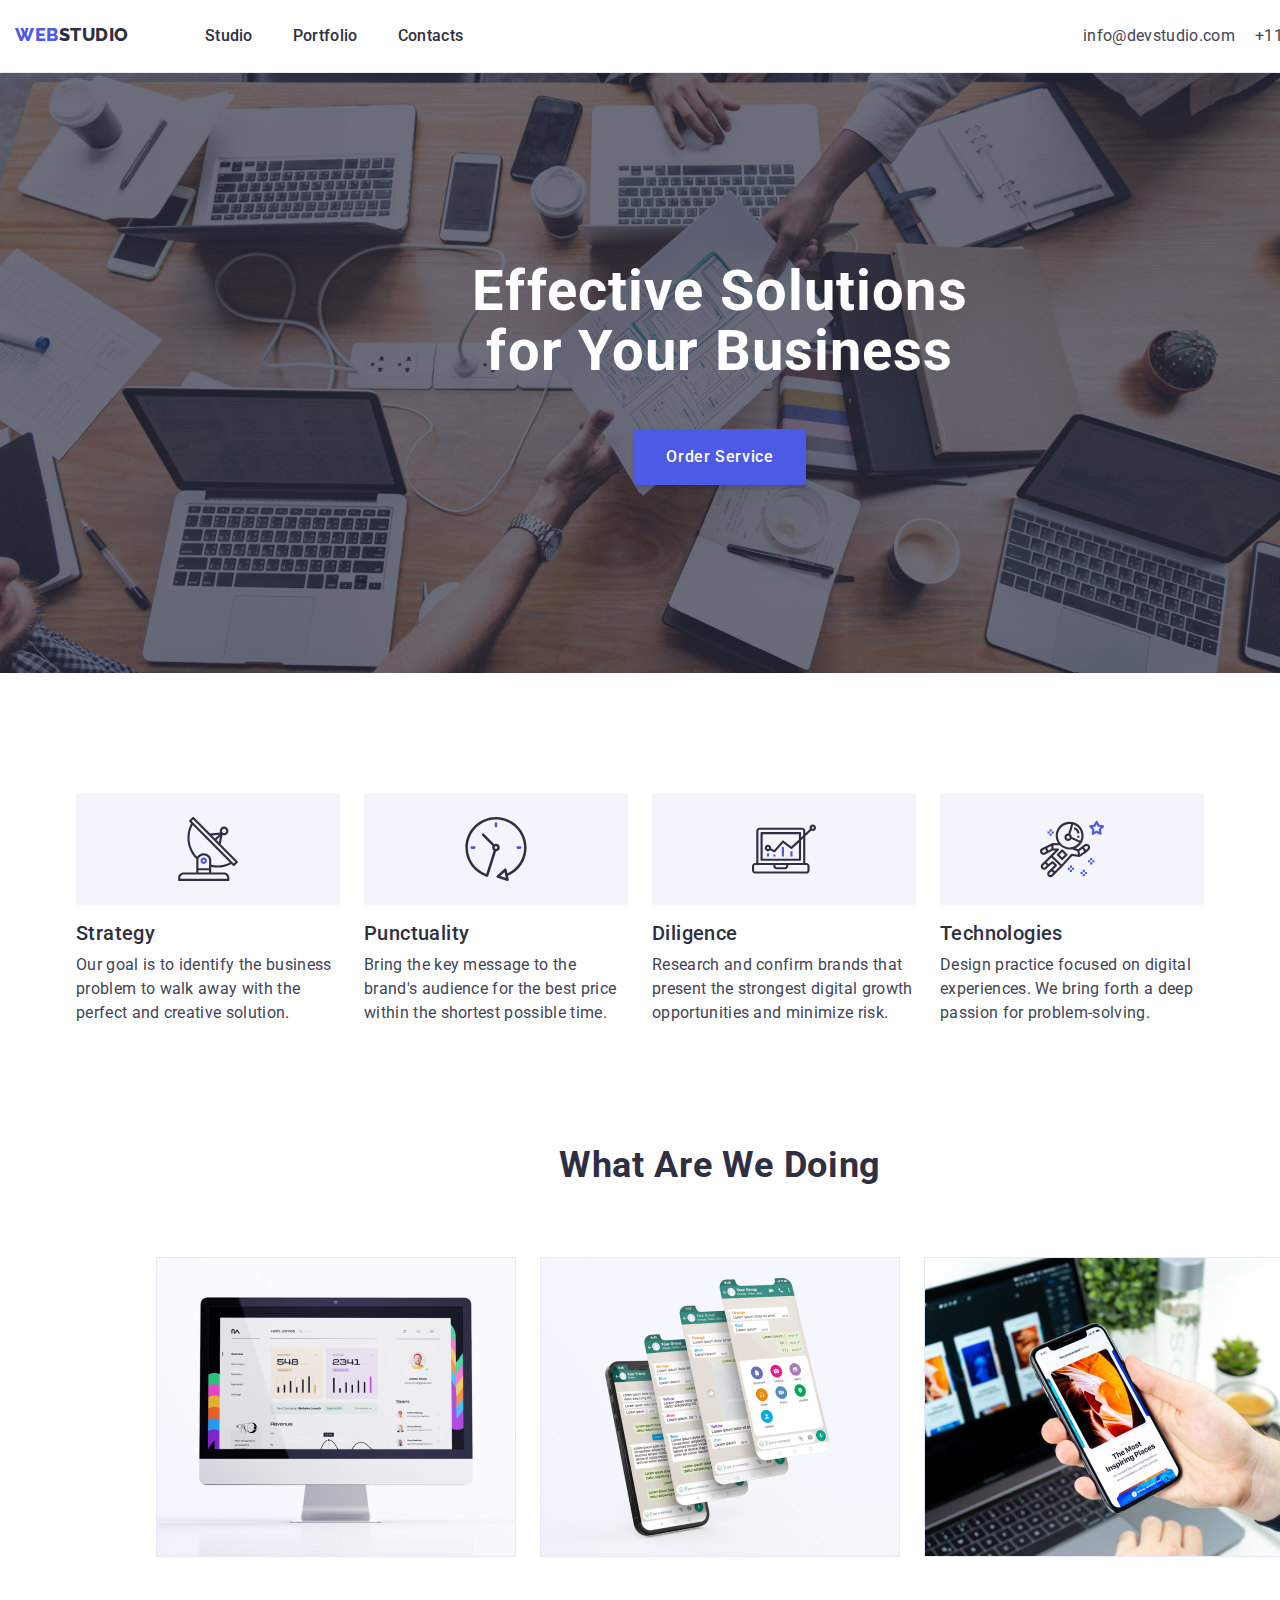
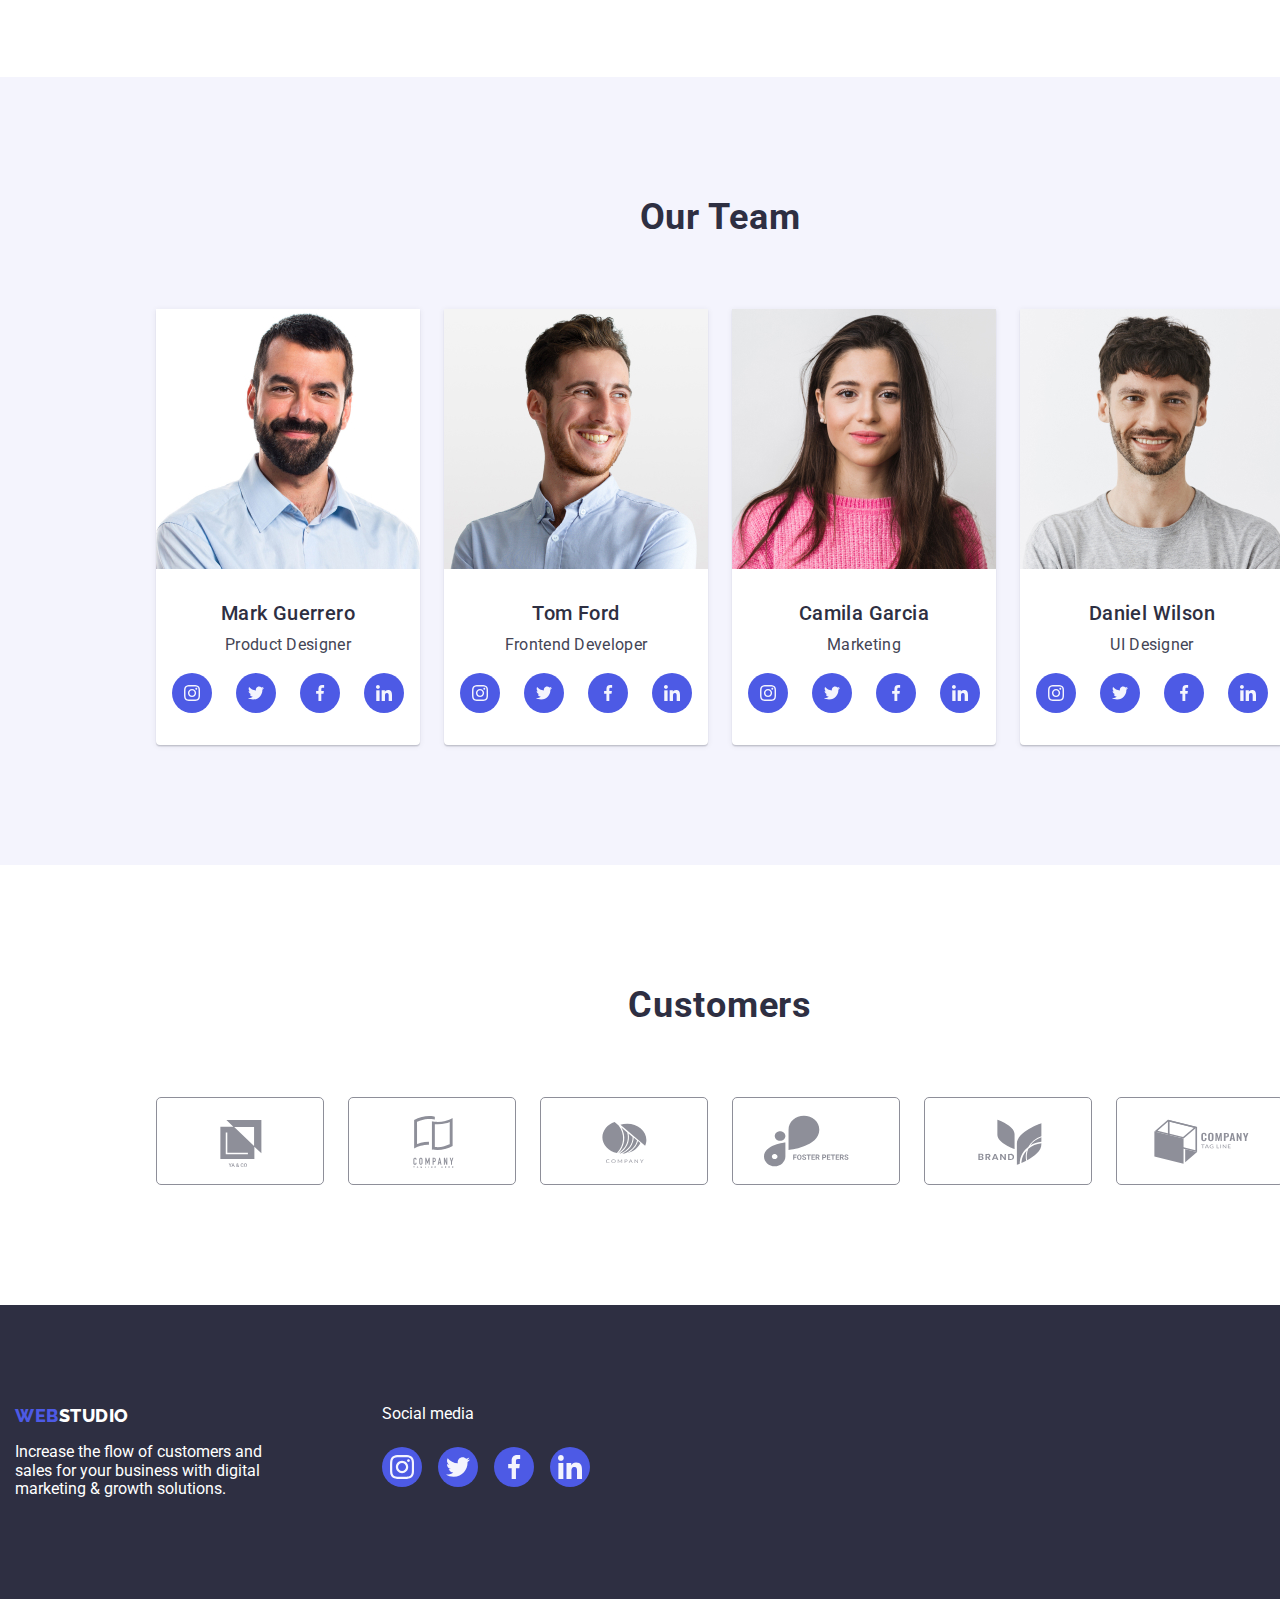
<file: index.html>
<!DOCTYPE html>
<html lang="en">
  <head>
    <meta charset="UTF-8" />
    <meta name="viewport" content="width=device-width, initial-scale=1.0" />
    <title>Web Studio</title>

    <link rel="preconnect" href="https://fonts.googleapis.com" />
    <link rel="preconnect" href="https://fonts.gstatic.com" crossorigin />
    <link
      href="https://fonts.googleapis.com/css2?family=Raleway:wght@800&family=Roboto:wght@400;500;700;900&display=swap"
      rel="stylesheet"
    />

    <link
      rel="stylesheet"
      href="https://cdnjs.cloudflare.com/ajax/libs/modern-normalize/1.0.0/modern-normalize.min.css"
    />
    <link rel="stylesheet" href="./css/styles.css" />
  </head>
  <body>
    <!-- 
        HEADER
      -->
    <header>
      <div class="container header-container">
        <nav class="main">
          <a href="#" class="logo"><span>WEB</span>STUDIO</a>
          <ul class="main-navigation">
            <li><a href="./index.html">Studio</a></li>
            <li><a href="./portfolio.html">Portfolio</a></li>
            <li><a href="#">Contacts</a></li>
          </ul>
        </nav>
        <!--contacts-->
        <ul class="main-contacts">
          <li>
            <a href="mailto:info@devstudio.com" class="">info@devstudio.com </a>
          </li>
          <li><a href="tel:+11(000)111-11-11">+11 (000) 111-11-11</a></li>
        </ul>
      </div>
    </header>
    <main>
      <!-- 
        BIG HEADING
      -->

      <section class="hero-section title">
        <div class="container hero-section-container">
          <h1 class="title-text">Effective Solutions<br />for Your Business</h1>

          <button type="button" class="btn">Order Service</button>
        </div>
      </section>

      <!--
        SECTION
      -->

      <section class="solutions">
        <div class="container">
          <ul class="solutions-main">
            <li class="solutions-sub">
              <div class="benefits-svg-box">
                <svg class="benefits-icon-svg" width="64" height="64">
                  <use href="./images/icons.svg#antenna"></use>
                </svg>
              </div>
              <h3 class="titles">Strategy</h3>
              <p>
                Our goal is to identify the business problem to walk away with
                the perfect and creative solution.
              </p>
            </li>

            <li class="solutions-sub">
              <div class="benefits-svg-box">
                <svg class="benefits-icon-svg" width="64" height="64">
                  <use href="./images/icons.svg#clock"></use>
                </svg>
              </div>
              <h3 class="titles">Punctuality</h3>
              <p>
                Bring the key message to the brand's audience for the best price
                within the shortest possible time.
              </p>
            </li>

            <li class="solutions-sub">
              <div class="benefits-svg-box">
                <svg class="benefits-icon-svg" width="64" height="64">
                  <use href="./images/icons.svg#diagram"></use>
                </svg>
              </div>
              <h3 class="titles">Diligence</h3>
              <p>
                Research and confirm brands that present the strongest digital
                growth opportunities and minimize risk.
              </p>
            </li>

            <li class="solutions-sub">
              <div class="benefits-svg-box">
                <svg class="benefits-icon-svg" width="64" height="64">
                  <use href="./images/icons.svg#astronaut"></use>
                </svg>
              </div>
              <h3 class="titles">Technologies</h3>
              <p>
                Design practice focused on digital experiences. We bring forth a
                deep passion for problem-solving.
              </p>
            </li>
          </ul>
        </div>
      </section>

      <!--
        WHAT ARE WE DOING
      -->

      <section class="services">
        <div class="container">
          <h2>What Are We Doing</h2>
          <ul class="services-list">
            <li>
              <img
                src="images/image-one.jpg"
                alt="Computer Screen"
                width="360"
              />
            </li>
            <li>
              <img src="images/image-two.jpg" alt="Cellphone" width="360" />
            </li>
            <li>
              <img
                src="images/image-three.jpg"
                alt="Cellphone on hand"
                width="360p"
              />
            </li>
          </ul>
        </div>
      </section>

      <!--
        OUR TEAM
      -->

      <section class="team">
        <div class="container team-container">
          <h2>Our Team</h2>

          <ul class="team-list">
            <li class="team-list-item">
              <img src="images/team-one.jpg" alt="Mark Guerrero" />
              <div class="team-list-item-details">
                <h3 class="titles">Mark Guerrero</h3>
                <p>Product Designer</p>
                <ul class="team-social-list list">
                  <li class="team-social-item">
                    <a
                      class="team-social-link link"
                      href="https://instagram.com"
                      target="_blank"
                      rel="noopener noreferrer"
                    >
                      <svg class="team-social-svg" width="16" height="16">
                        <use href="./images/icons.svg#instagram"></use>
                      </svg>
                    </a>
                  </li>
                  <li class="team-social-item">
                    <a
                      class="team-social-link link"
                      href="https://twitter.com"
                      target="_blank"
                      rel="noopener noreferrer"
                    >
                      <svg class="team-social-svg" width="16" height="16">
                        <use href="./images/icons.svg#twitter"></use>
                      </svg>
                    </a>
                  </li>
                  <li class="team-social-item">
                    <a
                      class="team-social-link link"
                      href="https://facebook.com"
                      target="_blank"
                      rel="noopener noreferrer"
                    >
                      <svg class="team-social-svg" width="16" height="16">
                        <use href="./images/icons.svg#facebook"></use>
                      </svg>
                    </a>
                  </li>
                  <li class="team-social-item">
                    <a
                      class="team-social-link link"
                      href="https://linkedin.com"
                      target="_blank"
                      rel="noopener noreferrer"
                    >
                      <svg class="team-social-svg" width="16" height="16">
                        <use href="./images/icons.svg#linkedin"></use>
                      </svg>
                    </a>
                  </li>
                </ul>
              </div>
            </li>

            <!-- Next Member -->
            <li class="team-list-item">
              <img src="images/team-two.jpg" alt="Tom Ford" />
              <div class="team-list-item-details">
                <h3 class="titles">Tom Ford</h3>
                <p>Frontend Developer</p>
                <ul class="team-social-list list">
                  <li class="team-social-item">
                    <a href="#" class="team-social-link">
                      <svg class="team-social-svg" width="16" height="16">
                        <use href="./images/icons.svg#instagram"></use>
                      </svg>
                    </a>
                  </li>
                  <li class="team-social-item">
                    <a href="#" class="team-social-link">
                      <svg class="team-social-svg" width="16" height="16">
                        <use href="./images/icons.svg#twitter"></use>
                      </svg>
                    </a>
                  </li>
                  <li class="team-social-item">
                    <a href="#" class="team-social-link">
                      <svg class="team-social-svg" width="16" height="16">
                        <use href="./images/icons.svg#facebook"></use>
                      </svg>
                    </a>
                  </li>
                  <li class="team-social-item">
                    <a href="#" class="team-social-link">
                      <svg class="team-social-svg" width="16" height="16">
                        <use href="./images/icons.svg#linkedin"></use>
                      </svg>
                    </a>
                  </li>
                </ul>
              </div>
            </li>

            <!-- Next Member -->
            <li class="team-list-item">
              <img src="images/team-three.jpg" alt="Camila Garcia" />
              <div class="team-list-item-details">
                <h3 class="titles">Camila Garcia</h3>
                <p>Marketing</p>
                <ul class="team-social-list list">
                  <li class="team-social-item">
                    <a href="#" class="team-social-link">
                      <svg class="team-social-svg" width="16" height="16">
                        <use href="./images/icons.svg#instagram"></use>
                      </svg>
                    </a>
                  </li>
                  <li class="team-social-item">
                    <a href="#" class="team-social-link">
                      <svg class="team-social-svg" width="16" height="16">
                        <use href="./images/icons.svg#twitter"></use>
                      </svg>
                    </a>
                  </li>
                  <li class="team-social-item">
                    <a href="#" class="team-social-link">
                      <svg class="team-social-svg" width="16" height="16">
                        <use href="./images/icons.svg#facebook"></use>
                      </svg>
                    </a>
                  </li>
                  <li class="team-social-item">
                    <a href="#" class="team-social-link">
                      <svg class="team-social-svg" width="16" height="16">
                        <use href="./images/icons.svg#linkedin"></use>
                      </svg>
                    </a>
                  </li>
                </ul>
              </div>
            </li>

            <!-- Next Member -->
            <li class="team-list-item">
              <img src="images/team-four.jpg" alt="Daniel Wilson" />
              <div class="team-list-item-details">
                <h3 class="titles">Daniel Wilson</h3>
                <p>UI Designer</p>
                <ul class="team-social-list list">
                  <li class="team-social-item">
                    <a href="#" class="team-social-link">
                      <svg class="team-social-svg" width="16" height="16">
                        <use href="./images/icons.svg#instagram"></use>
                      </svg>
                    </a>
                  </li>
                  <li class="team-social-item">
                    <a href="#" class="team-social-link">
                      <svg class="team-social-svg" width="16" height="16">
                        <use href="./images/icons.svg#twitter"></use>
                      </svg>
                    </a>
                  </li>
                  <li class="team-social-item">
                    <a href="#" class="team-social-link">
                      <svg class="team-social-svg" width="16" height="16">
                        <use href="./images/icons.svg#facebook"></use>
                      </svg>
                    </a>
                  </li>
                  <li class="team-social-item">
                    <a href="#" class="team-social-link">
                      <svg class="team-social-svg" width="16" height="16">
                        <use href="./images/icons.svg#linkedin"></use>
                      </svg>
                    </a>
                  </li>
                </ul>
              </div>
            </li>
          </ul>
        </div>
      </section>

      <!-- 
        CUSTOMERS 
      -->

      <section class="section">
        <div class="container customers-container">
          <h2 class="section-title customers-title">Customers</h2>
          <ul class="customers-list list">
            <li class="customers-item">
              <a class="customers-link" href="">
                <svg class="customers-svg">
                  <use href="./images/icons.svg#customer-1"></use>
                </svg>
              </a>
            </li>

            <li class="customers-item">
              <a class="customers-link" href="">
                <svg class="customers-svg">
                  <use href="./images/icons.svg#customer-2"></use>
                </svg>
              </a>
            </li>

            <li class="customers-item">
              <a class="customers-link" href="">
                <svg class="customers-svg">
                  <use href="./images/icons.svg#customer-3"></use>
                </svg>
              </a>
            </li>

            <li class="customers-item">
              <a class="customers-link" href="">
                <svg class="customers-svg">
                  <use href="./images/icons.svg#customer-4"></use>
                </svg>
              </a>
            </li>

            <li class="customers-item">
              <a class="customers-link" href="">
                <svg class="customers-svg">
                  <use href="./images/icons.svg#customer-5"></use>
                </svg>
              </a>
            </li>
            <li class="customers-item">
              <a class="customers-link" href="">
                <svg class="customers-svg">
                  <use href="./images/icons.svg#customer-6"></use>
                </svg>
              </a>
            </li>
          </ul>
        </div>
      </section>
    </main>

    <!--
        FOOTER
      -->

    <footer>
      <div class="container footer-container">
        <div class="footer-logo">
          <a href="#"><span>WEB</span>STUDIO</a>
          <p class="footer-text">
            Increase the flow of customers and<br />
            sales for your business with digital<br />
            marketing & growth solutions.
          </p>
        </div>
        <div class="footer-socials">
          <p class="footer-socials-text text">Social media</p>
          <ul class="footer-list list">
            <li class="footer-socials-item">
              <a href="#" class="footer-socials-link">
                <svg class="footer-socials-svg" width="24" height="24">
                  <use href="./images/icons.svg#instagram"></use>
                </svg>
              </a>
            </li>

            <li class="footer-socials-item">
              <a href="#" class="footer-socials-link">
                <svg class="footer-socials-svg" width="24" height="24">
                  <use href="./images/icons.svg#twitter"></use>
                </svg>
              </a>
            </li>

            <li class="footer-socials-item">
              <a href="#" class="footer-socials-link">
                <svg class="footer-socials-svg" width="24" height="24">
                  <use href="./images/icons.svg#facebook"></use>
                </svg>
              </a>
            </li>

            <li class="footer-socials-item">
              <a href="#" class="footer-socials-link">
                <svg class="footer-socials-svg" width="24" height="24">
                  <use href="./images/icons.svg#linkedin"></use>
                </svg>
              </a>
            </li>
          </ul>
        </div>
      </div>
    </footer>
  </body>
</html>
</file>
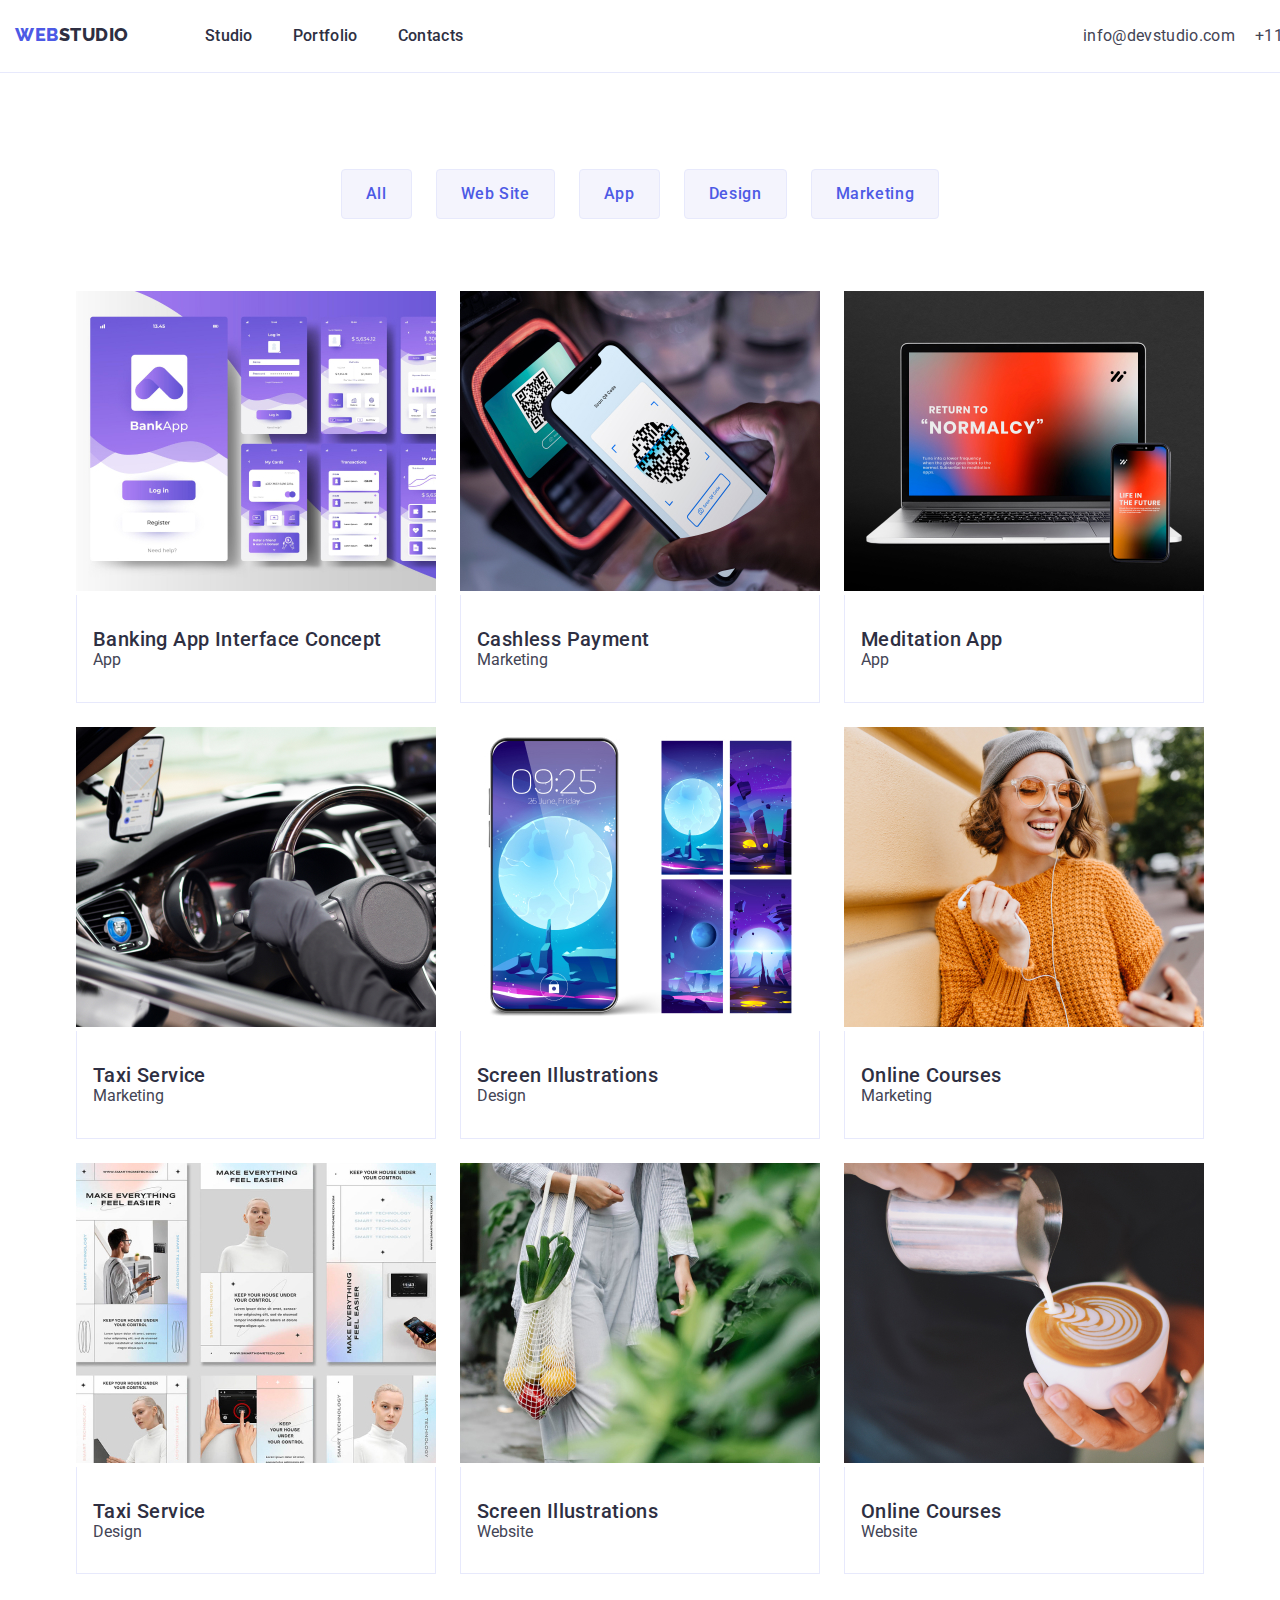
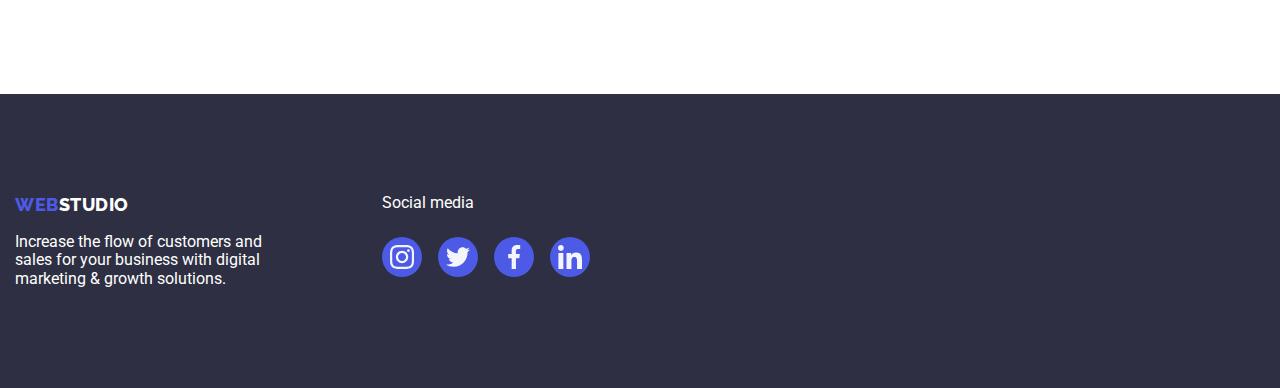
<file: portfolio.html>
<!DOCTYPE html>
<html lang="en">
  <head>
    <meta charset="UTF-8" />
    <meta name="viewport" content="width=device-width, initial-scale=1.0" />
    <title>Web Studio</title>

    <link rel="preconnect" href="https://fonts.googleapis.com" />
    <link rel="preconnect" href="https://fonts.gstatic.com" crossorigin />
    <link
      href="https://fonts.googleapis.com/css2?family=Raleway:wght@800&family=Roboto:wght@400;500;700;900&display=swap"
      rel="stylesheet"
    />

    <link
      rel="stylesheet"
      href="https://cdnjs.cloudflare.com/ajax/libs/modern-normalize/1.0.0/modern-normalize.min.css"
    />
    <link rel="stylesheet" href="./css/styles.css" />
  </head>
  <body>
    <header>
      <div class="container header-container">
        <nav class="main">
          <a href="#" class="logo"><span>WEB</span>STUDIO</a>
          <ul class="main-navigation">
            <li><a href="./index.html">Studio</a></li>
            <li><a href="./portfolio.html">Portfolio</a></li>
            <li><a href="#">Contacts</a></li>
          </ul>
        </nav>
        <!--contacts-->
        <ul class="main-contacts">
          <li>
            <a href="mailto:info@devstudio.com" class="">info@devstudio.com</a>
          </li>
          <li><a href="tel:+11(000)111-11-11">+11 (000) 111-11-11</a></li>
        </ul>
      </div>
    </header>

    <!-- 
      main
      -->
    <main>
      <section>
        <ul class="btn-port-list">
          <li><button type="button" class="btn-port">All</button></li>
          <li><button type="button" class="btn-port">Web Site</button></li>
          <li><button type="button" class="btn-port">App</button></li>
          <li><button type="button" class="btn-port">Design</button></li>
          <li><button type="button" class="btn-port">Marketing</button></li>
        </ul>
      </section>

      <section class="option">
        <ul class="option-list">
          <li>
            <img
              src="images/bank-interface.jpg"
              alt="Banking App Interface Concept"
              width="360"
            />
            <div class="option-list-description">
              <h3 class="option-list-title titles">
                Banking App Interface Concept
              </h3>
              <p class="option-list-bottom-text bottom-text">App</p>
            </div>
          </li>
          <li>
            <img src="images/cashless.jpg" alt="Cashless Payment" width="360" />
            <div class="option-list-description">
              <h3 class="option-list-title titles">Cashless Payment</h3>
              <p class="option-list-bottom-text bottom-text">Marketing</p>
            </div>
          </li>
          <li>
            <img
              src="images/meditation-app.jpg"
              alt="Meditation App"
              width="360"
            />
            <div class="option-list-description">
              <h3 class="option-list-title titles">Meditation App</h3>
              <p class="option-list-bottom-text bottom-text">App</p>
            </div>
          </li>
          <li>
            <img src="images/taxi-service.jpg" alt="Taxi Service" width="360" />
            <div class="option-list-description">
              <h3 class="option-list-title titles">Taxi Service</h3>
              <p class="option-list-bottom-text bottom-text">Marketing</p>
            </div>
          </li>
          <li>
            <img
              src="images/phone-screen.jpg"
              alt="Screen Illustrations"
              width="360"
            />
            <div class="option-list-description">
              <h3 class="option-list-title titles">Screen Illustrations</h3>
              <p class="option-list-bottom-text bottom-text">Design</p>
            </div>
          </li>
          <li>
            <img src="images/happy.jpg" alt="Happy person" width="360" />
            <div class="option-list-description">
              <h3 class="option-list-title titles">Online Courses</h3>
              <p class="option-list-bottom-text bottom-text">Marketing</p>
            </div>
          </li>
          <li>
            <img
              src="images/instagram-concept.jpg"
              alt="Instagram Concept"
              width="360"
            />
            <div class="option-list-description">
              <h3 class="option-list-title titles">Taxi Service</h3>
              <p class="option-list-bottom-text bottom-text">Design</p>
            </div>
          </li>
          <li>
            <img src="images/organic-food.jpg" alt="Organic Food" width="360" />
            <div class="option-list-description">
              <h3 class="option-list-title titles">Screen Illustrations</h3>
              <p class="option-list-bottom-text bottom-text">Website</p>
            </div>
          </li>
          <li>
            <img src="images/coffee.jpg" alt="Coffee" width="360" />
            <div class="option-list-description">
              <h3 class="option-list-title titles">Online Courses</h3>
              <p class="option-list-bottom-text bottom-text">Website</p>
            </div>
          </li>
        </ul>
      </section>
    </main>
    <!-- 
        main
      -->
    <footer>
      <div class="container footer-container">
        <div class="footer-logo">
          <a href="#"><span>WEB</span>STUDIO</a>
          <p class="footer-text">
            Increase the flow of customers and<br />
            sales for your business with digital<br />
            marketing & growth solutions.
          </p>
        </div>
        <div class="footer-socials">
          <p class="footer-socials-text text">Social media</p>
          <ul class="footer-list list">
            <li class="footer-socials-item">
              <a href="#" class="footer-socials-link">
                <svg class="footer-socials-svg" width="24" height="24">
                  <use href="./images/icons.svg#instagram"></use>
                </svg>
              </a>
            </li>

            <li class="footer-socials-item">
              <a href="#" class="footer-socials-link">
                <svg class="footer-socials-svg" width="24" height="24">
                  <use href="./images/icons.svg#twitter"></use>
                </svg>
              </a>
            </li>

            <li class="footer-socials-item">
              <a href="#" class="footer-socials-link">
                <svg class="footer-socials-svg" width="24" height="24">
                  <use href="./images/icons.svg#facebook"></use>
                </svg>
              </a>
            </li>

            <li class="footer-socials-item">
              <a href="#" class="footer-socials-link">
                <svg class="footer-socials-svg" width="24" height="24">
                  <use href="./images/icons.svg#linkedin"></use>
                </svg>
              </a>
            </li>
          </ul>
        </div>
      </div>
    </footer>
  </body>
</html>
</file>
<file: css/styles.css>
:root {
  --IRIS: #4d5ae5;
  --NAVYBLUE: #2e2f42;
  --OCEAN: #404bbf;
  --SLATE: #434455;
  --CLOUD: #f4f4fd;
  --CORNFLOWER: #e7e9fc;
  --GREEN: #31d0aa;
  --WHITE: #ffffff;
}

/* CSS Reset */
p,
h1,
h2,
h3,
h4,
h5,
h6 {
  margin: 0;
}

/* Global styles */

body {
  font-family: Roboto, sans-serif;
}

ul {
  list-style: none;
  padding: 0;
  margin: 0;
}

a {
  text-decoration: none;
}

.titles {
  color: var(--NAVYBLUE);
  font-weight: 500;
  font-size: 20px;
  font-family: Roboto;
  line-height: 24px;
  letter-spacing: 0.4px;
}

.container {
  width: 1440px;
  padding: 0 15px;
  margin: 0 auto;
}

h2 {
  text-align: center;
  color: var(--NAVYBLUE);
  font-weight: 700;
  font-size: 36px;
  font-family: Roboto;
  font-style: normal;
  text-transform: capitalize;
  line-height: 40px;
  letter-spacing: 0.72px;
  margin-bottom: 72px;
}

/* Start of Header */

header {
  border-bottom: 1px solid var(--CORNFLOWER);
}

.header-container {
  display: flex;
  justify-content: space-between;
  height: 72px;
  margin-bottom: 0;
  align-items: center;
}

.main {
  display: flex;
  /* margin-left: 156px; */
}

.main-navigation {
  margin-top: 0px;
  margin-bottom: 0px;
  list-style: none;
  display: flex;
}

.main-contacts {
  display: flex;
}

.logo {
  text-decoration: none;
  color: var(--NAVYBLUE);
  font-size: 18px;
  font-family: Raleway;
  font-weight: 800;
  margin-bottom: 0px;
  line-height: 21px;
  letter-spacing: 0.54px;
  display: flex;
  margin-right: 56px;
}
.logo span {
  color: var(--IRIS);
}

.main-navigation a:hover,
.main-navigation a:focus {
  color: var(--OCEAN);
}

.main-contacts a:hover,
.main-contacts a:focus {
  color: var(--OCEAN);
}

.main-navigation > li > a {
  color: var(--NAVYBLUE);
  font-size: 16px;
  font-family: Roboto;
  font-weight: 500;
  line-height: 24px;
  letter-spacing: 0.32px;
  padding: 20px;
}

.main-navigation:active {
  color: var(--OCEAN);
}

.main-contacts > li > a {
  color: var(--SLATE);
  line-height: 24px;
  letter-spacing: 0.32px;
  margin-right: 20px;
}

/* END OF HEADER */

/* START OF BIG HEADING */

.hero-section-container {
  display: flex;
  flex-direction: column;
  align-items: center;
  justify-content: center;
}

.hero-section {
  padding-top: 188px;
  padding-bottom: 188px;
  background-image: linear-gradient(
      to right,
      rgba(46, 47, 66, 0.7),
      rgba(46, 47, 66, 0.7)
    ),
    url(../images/hero-bg.png);
  background-repeat: no-repeat;
  background-position: center;
  background-size: cover;
}

.title-text {
  display: flex;
  color: white;
  font-size: 56px;
  font-weight: 700;
  line-height: 60px;
  letter-spacing: 1.12px;
  text-align: center;
  margin: 0 0 48px 0;
}

.btn:hover,
.btn:focus {
  background-color: var(--OCEAN);
}

.btn {
  color: white;
  background-color: var(--IRIS);
  font-family: inherit;
  font-weight: 500;
  border-width: 0;
  line-height: 24px;
  letter-spacing: 0.64px;
  border-radius: 4px;
  display: flex;
  box-shadow: 0px 4px 4px 0px rgba(0, 0, 0, 0.15);
  padding: 16px 32px;
  font-size: 16px;
}

/* END OF BIG HEADING */

/* START OF SOLUTIONS SECTION */

.benefits-svg-box {
  width: 264px;
  height: 112px;
  background-color: var(--CLOUD);
  display: flex;
  flex-shrink: 0;
  justify-content: center;
  align-items: center;
  border-radius: 4px;
  margin-bottom: 8px;
}

.solutions {
  display: flex;
  justify-content: center;
  padding-top: 120px;
  padding-bottom: 120px;
}

.solutions-main {
  margin-top: 0;
  display: flex;
  gap: 24px;
  justify-content: center;
  align-items: center;
}

.solutions h3 {
  margin: 0;
}

h3 {
}

.solutions-sub {
  display: flex;
  width: 264px;
  flex-direction: column;
  gap: 8px;
  box-sizing: border-box;
}

.solutions p {
  color: var(--SLATE);
  line-height: 24px;
  letter-spacing: 0.32px;
  font-family: Roboto;
  font-size: 16px;
  font-style: normal;
  font-weight: 400;
  margin: 0;
}

/* END OF SOLUTIONS SECTION */

/*
        WHAT ARE WE DOING
      */

.services-list {
  display: flex;
  flex-direction: row;
  gap: 24px;
  justify-content: center;
}
.team-list > li {
  background-color: white;
}

.services-list li img {
  display: block;
}

.services {
  padding-bottom: 120px;
}
/*
        WHAT ARE WE DOING
      */

/*
        OUR TEAM
      */

.team {
  background-color: var(--CLOUD);
  padding-top: 120px;
}

.team-container {
  display: flex;
  align-items: center;
  flex-direction: column;
  box-sizing: border-box;
  padding-bottom: 120px;
}

.team-list {
  display: flex;
  flex-direction: row;
  gap: 24px;
}

.team-social-list {
  display: flex;
  justify-content: center;
  gap: 24px;
  margin-top: 8px;
}

.team-list-item {
  background-color: var(--white-color);
  border-radius: 0px 0px 4px 4px;
  box-shadow: 0px 2px 1px 0px rgba(46, 47, 66, 0.08),
    0px 1px 1px 0px rgba(46, 47, 66, 0.16),
    0px 1px 6px 0px rgba(46, 47, 66, 0.08);
}

.team-list-item-details {
  padding-top: 32px;
  padding-bottom: 32px;
}

.team-social-item {
  width: 40px;
  height: 40px;
}

.team-social-link {
  width: 100%;
  height: 100%;
  border-radius: 50%;
  display: flex;
  align-items: center;
  justify-content: center;
  background-color: var(--IRIS);
  color: var(--CLOUD);
}

.team-social-svg {
  fill: currentColor;
}

.team-social-link:hover,
.team-social-link:focus {
  background-color: var(--OCEAN);
}

.team-list > li {
  display: flex;
  flex-direction: column;
  width: 264px;
}

.team-list > li > div {
  display: inline-flex;
  flex-direction: column;
  justify-content: center;
  align-items: center;
  flex-grow: 1;
  gap: 8px;
}

.team-list h3,
.team-list p {
  margin: 0px;
}

.team p {
  color: var(--SLATE);
  font-family: Roboto;
  line-height: 24px;
  letter-spacing: 0.32px;
}

/*
     END   OUR TEAM
      */

/* CUSTOMERS */

.customers-container {
  padding-top: 120px;
  padding-bottom: 120px;
}

.customers-list {
  display: flex;
  gap: 24px;
  justify-content: center;
}

.customers-item {
  /* width: calc((100% - 120px) / 6); */
  /* flex-basis: calc((100% - 120px) / 6); */
  width: 168px;
  height: 88px;
}

.customers-link {
  width: 100%;
  height: 100%;

  border: 1px solid #8e8f99;
  border-radius: 5px;
  display: flex;
  justify-content: center;
  align-items: center;
  color: #8e8f99;
}

.customers-link:hover,
.customers-link:focus {
  border-color: var(--ocean-color);
  color: var(--ocean-color);
}

.customers-svg {
  width: 104px;
  height: 56px;
  fill: currentColor;
}

/* FOOTER */

.footer-container {
  display: flex;
}

footer,
footer a {
  background-color: var(--NAVYBLUE);
  color: white;
}

footer {
  padding-top: 100px;
  padding-bottom: 100px;
}

footer a {
  font-family: "Raleway", sans-serif;
  font-size: 18px;
  font-style: normal;
  font-weight: 800;
  line-height: 21px; /* 116.667% */
  letter-spacing: 0.54px;
  text-transform: uppercase;
}

footer span {
  color: var(--IRIS);
}

.footer-text {
  margin-top: 17px;
}

.footer-list {
  flex-wrap: wrap;
  display: flex;
  gap: 16px;
  margin-top: 16px;
}

.footer-socials {
  margin-left: 120px;
}

.footer-socials-text {
  color: var(--WHITE);
  display: flex;
}

.footer-socials-item {
  width: 40px;
  height: 40px;
}

.footer-socials-link {
  width: 100%;
  height: 100%;
  border-radius: 50%;
  display: flex;
  align-items: center;
  justify-content: center;
  background-color: var(--IRIS);
  margin-top: 8px;
}

.footer-socials-link:hover,
.footer-socials-link:focus {
  background-color: var(--GREEN);
}

.footer-socials-svg {
  fill: var(--CLOUD);
}

/*
     PORTFOLIO
      */

.btn-port:hover,
.btn-port:focus {
  background-color: var(--OCEAN);
  color: white;
}

.btn-port {
  color: var(--IRIS);
  background-color: var(--CLOUD, #f4f4fd);
  font-family: inherit;
  font-weight: 500;
  border: 1px solid var(--CORNFLOWER);
  line-height: 24px;
  letter-spacing: 0.64px;
  border-radius: 4px;
  display: flex;
  padding: 12px 24px;
  font-size: 16px;
  flex-direction: row;
}

.btn-port-list {
  margin-top: 96px;
  margin-bottom: 72px;
  display: flex;
  flex-direction: row;
  justify-content: center;
  gap: 24px;
}

.option-list {
  display: flex;
  flex-direction: row;
  flex-wrap: wrap;
  gap: 24px;
  flex-basis: calc((100% - 40px) / 3);
  justify-content: center;
}

.option-list > li:hover,
.option-list > li:focus {
  background: var(--WHITE, #fff);
  box-shadow: 0px 2px 1px 0px rgba(46, 47, 66, 0.08),
    0px 1px 1px 0px rgba(46, 47, 66, 0.16),
    0px 1px 6px 0px rgba(46, 47, 66, 0.08);
}

.option {
  padding-bottom: 120px;
}

.option-list-description {
  padding: 32px 16px;
  border: 1px solid var(--CORNFLOWER);
  border-top: none;
}

.bottom-text {
  color: var(--SLATE);
}
</file>
